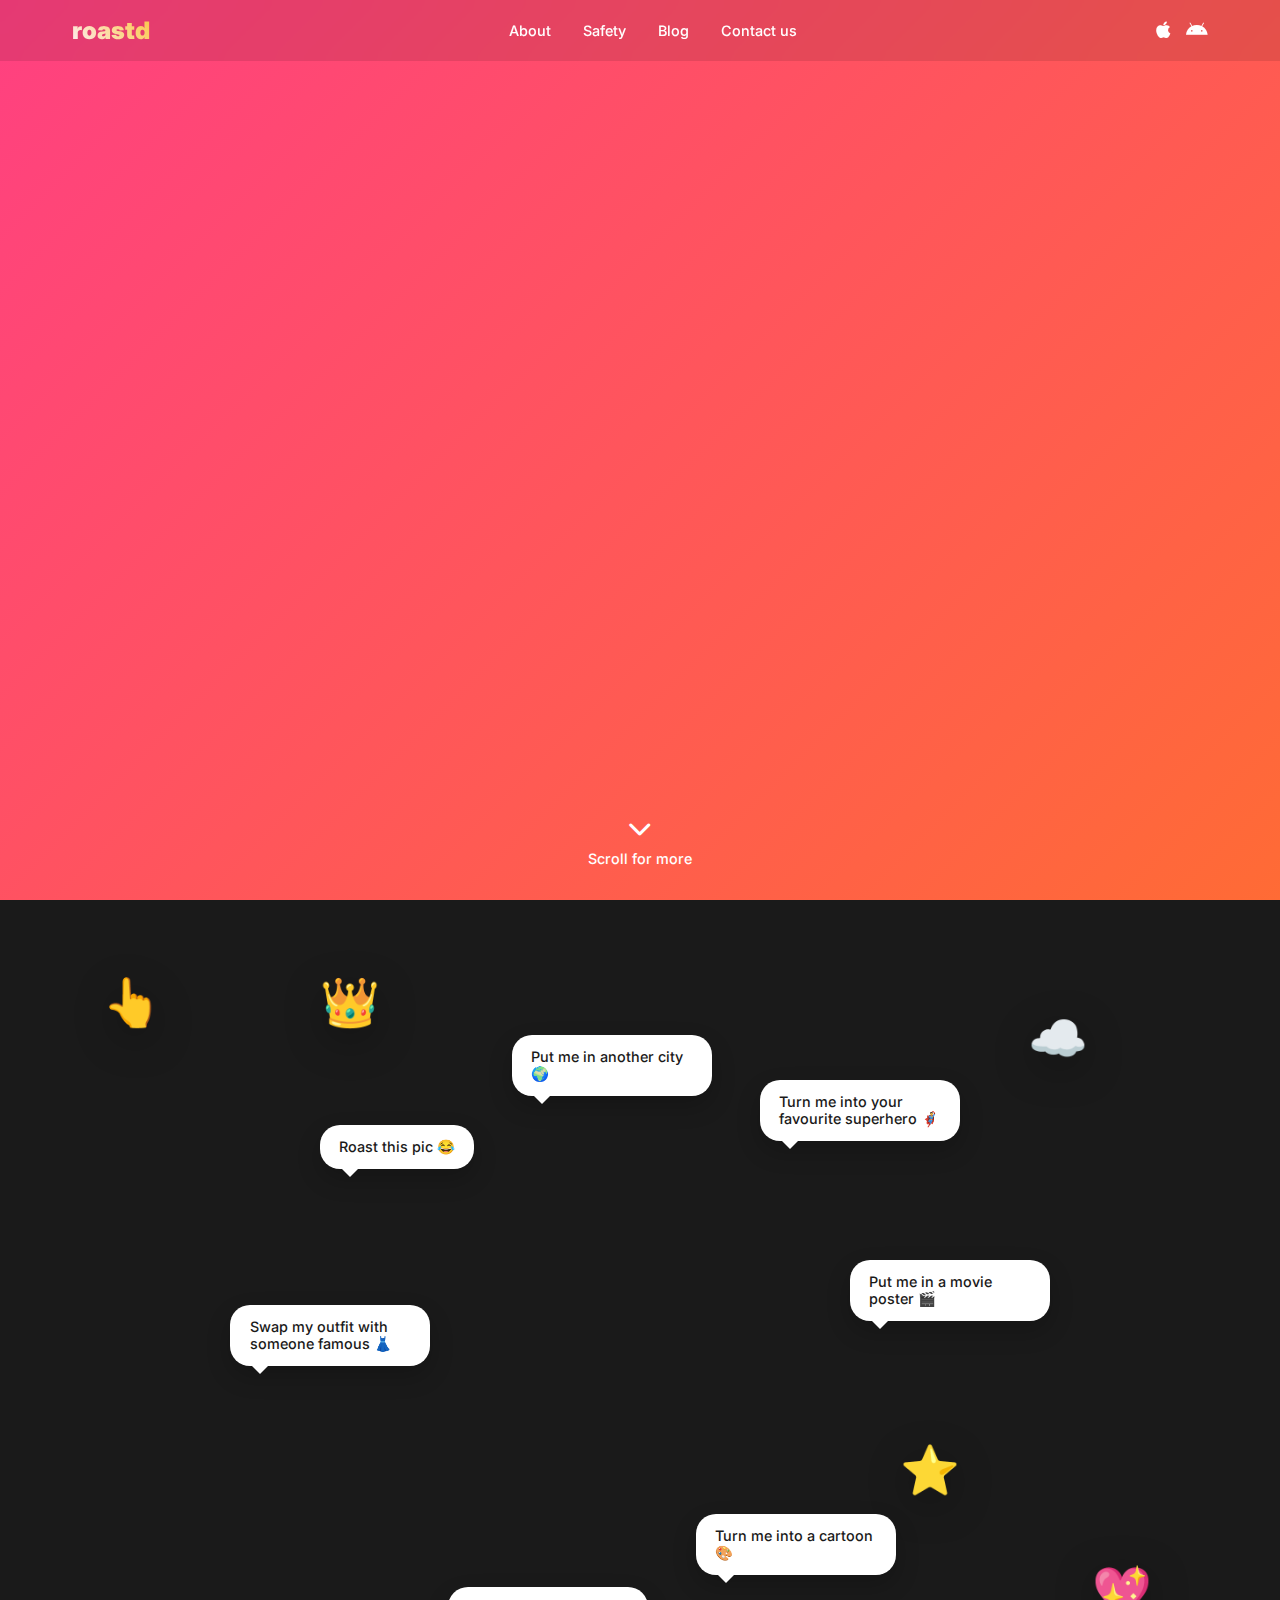
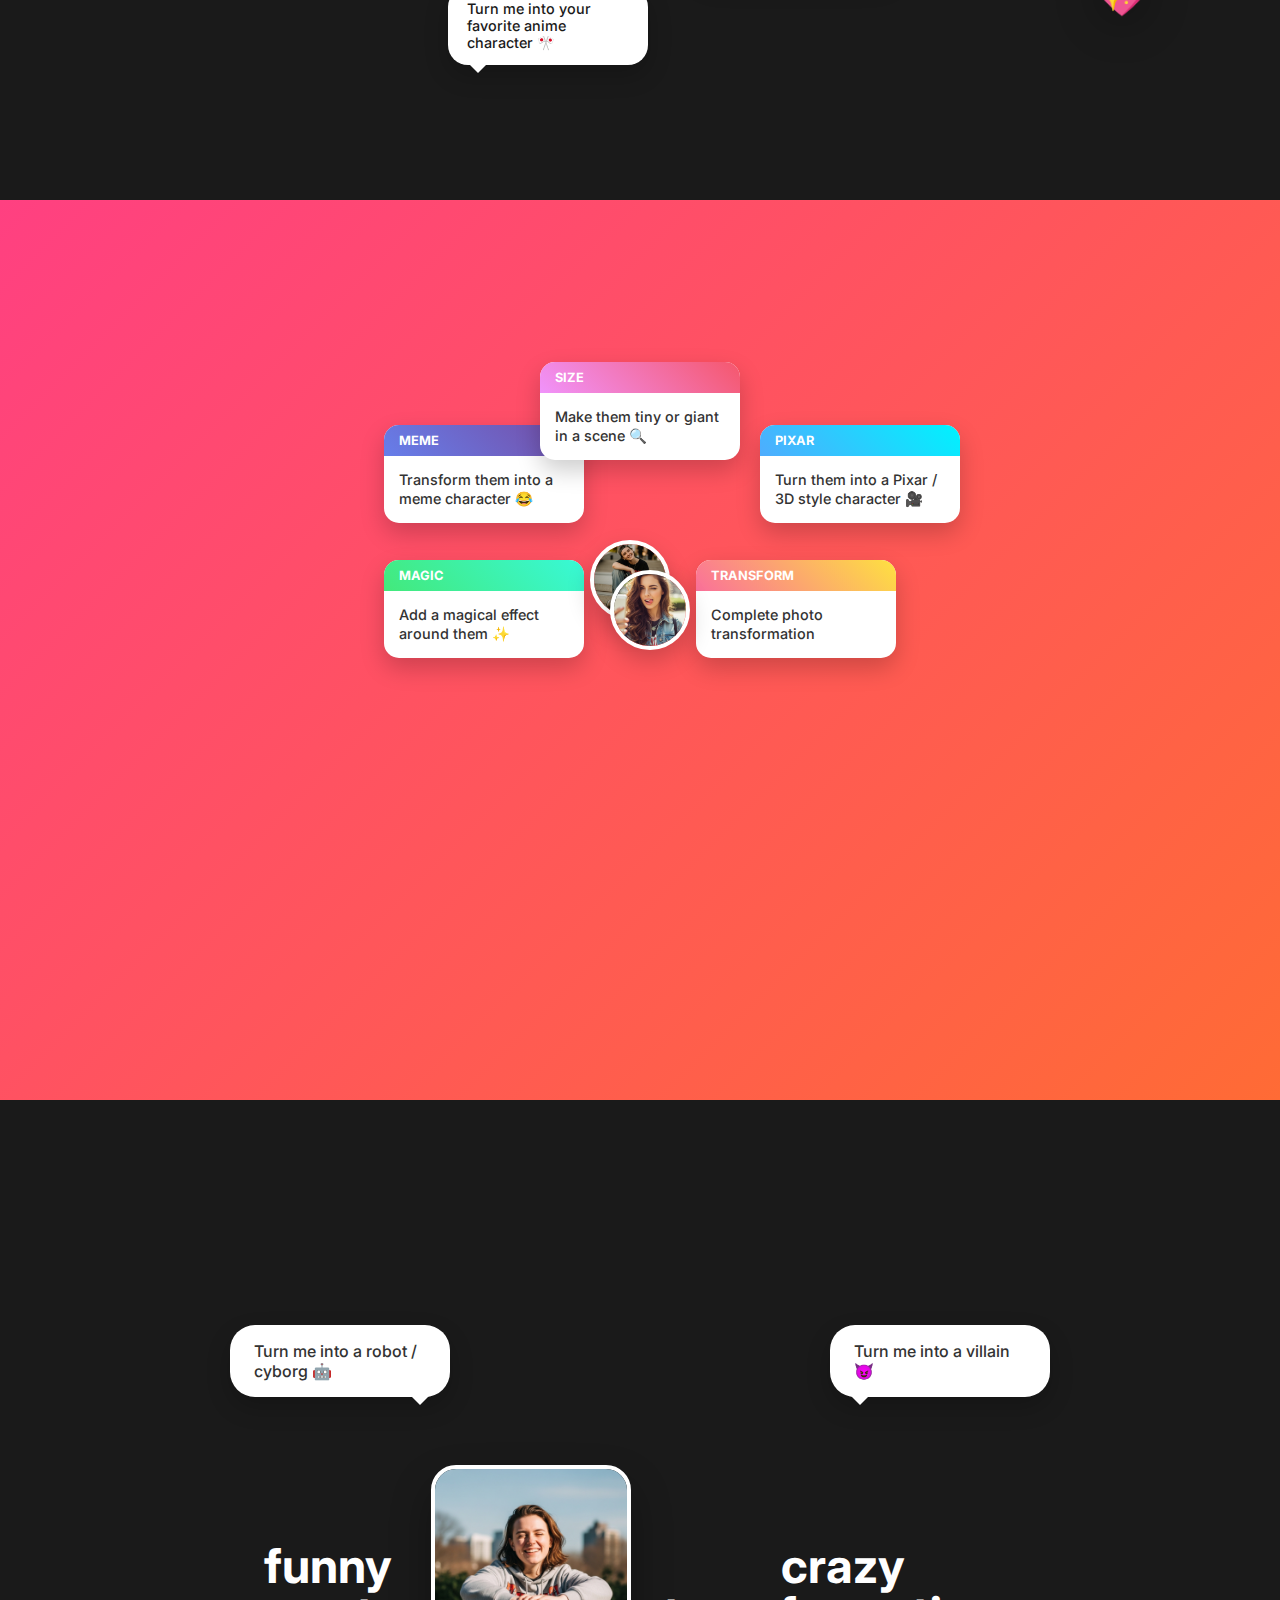
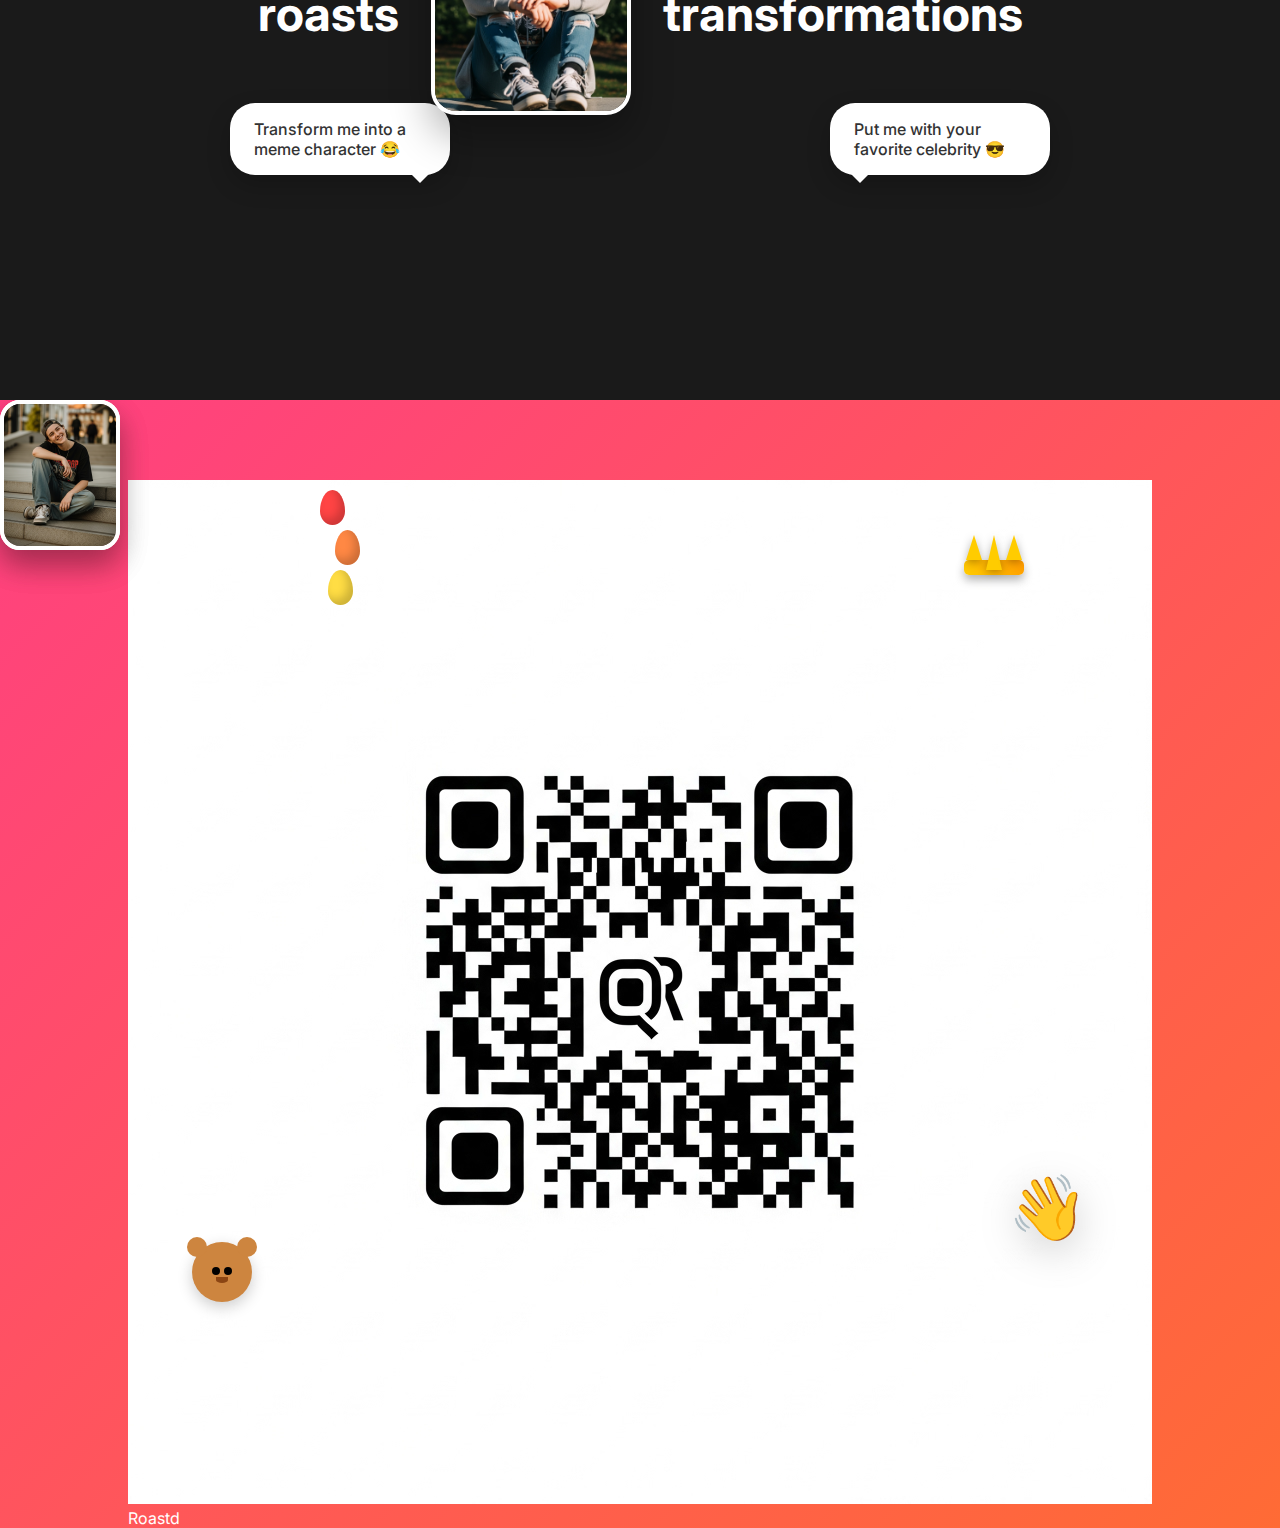
<file: index.html>
<!DOCTYPE html>
<html lang="en">
<head>
    <meta charset="UTF-8">
    <meta name="viewport" content="width=device-width, initial-scale=1.0">
    <title>Roastd - Real friends, real fun</title>
    <link rel="stylesheet" href="styles.css">
    <link href="https://fonts.googleapis.com/css2?family=Inter:wght@400;500;600;700;800;900&display=swap" rel="stylesheet">
    <link rel="stylesheet" href="https://cdnjs.cloudflare.com/ajax/libs/font-awesome/6.4.0/css/all.min.css">
</head>
<body>
    <!-- Navigation -->
    <nav class="navbar">
        <div class="nav-container">
            <div class="nav-brand">
                <span class="brand-text">Roastd</span>
            </div>
            <div class="nav-menu">
                <a href="#about" class="nav-link">About</a>
                <a href="#safety" class="nav-link">Safety</a>
                <a href="#blog" class="nav-link">Blog</a>
                <a href="#contact" class="nav-link">Contact us</a>
            </div>
            <div class="nav-icons">
                <i class="fab fa-apple"></i>
                <i class="fab fa-android"></i>
            </div>
        </div>
    </nav>

    <!-- Main Container for Horizontal Sections -->
    <div class="sections-container">
        <!-- Section 1 - Hero Section -->
        <section class="section section-1" id="section-1">
            <div class="hero-content">
                <div class="hero-text">
                    <h1 class="main-heading">
                        <span class="heading-line">real</span>
                        <span class="heading-line">friends</span>
                        <span class="heading-line">real fun</span>
                    </h1>
                    <button class="cta-button">
                        <span>Download the app!</span>
                        <div class="button-glow"></div>
                    </button>
                </div>
            </div>

            <!-- Floating Elements -->
            <div class="floating-elements">
                <!-- Hand Wave Emoji -->
                <div class="floating-element hand-wave">
                    <span class="emoji">👋</span>
                </div>

                <!-- Photo Frame 1 - Left Side -->
                <div class="floating-element photo-frame frame-1">
                    <img src="attached_assets/generated_images/casual_young_person_streetwear_f84f293e.png" alt="Young person in casual streetwear" class="photo-img">
                </div>

                <!-- Photo Frame 2 - Right Side -->
                <div class="floating-element photo-frame frame-2">
                    <img src="attached_assets/generated_images/young_woman_selfie_style_ccea203d.png" alt="Young woman taking selfie" class="photo-img">
                </div>

                <!-- Bubble Tea -->
                <div class="floating-element bubble-tea">
                    <div class="cup">
                        <div class="straw"></div>
                        <div class="liquid"></div>
                        <div class="bubbles">
                            <span></span>
                            <span></span>
                            <span></span>
                        </div>
                    </div>
                </div>

                <!-- Balloon -->
                <div class="floating-element balloon">
                    <div class="balloon-body"></div>
                    <div class="balloon-string"></div>
                </div>

                <!-- Decorative Shapes -->
                <div class="floating-element shape-circle"></div>
                <div class="floating-element shape-star">
                    <i class="fas fa-star"></i>
                </div>
            </div>

            <!-- Scroll Indicator -->
            <div class="scroll-indicator">
                <i class="fas fa-chevron-down"></i>
                <span>Scroll for more</span>
            </div>
        </section>

        <!-- Section 2 - Roast & Dare Games -->
        <section class="section section-2" id="section-2">
            <div class="games-content">
                <div class="main-title">
                    <h2 class="games-heading">
                        <span class="heading-word">play</span>
                        <span class="heading-word highlight">roast & dare</span>
                        <span class="heading-word">games</span>
                    </h2>
                </div>
                
            </div>
            
            <!-- Floating Chat Bubbles -->
            <div class="chat-bubbles">
                <div class="chat-bubble bubble-1">
                    <span>Roast this pic 😂</span>
                </div>
                <div class="chat-bubble bubble-2">
                    <span>Put me in another city 🌍</span>
                </div>
                <div class="chat-bubble bubble-3">
                    <span>Turn me into your favourite superhero 🦸‍♂️</span>
                </div>
                <div class="chat-bubble bubble-4">
                    <span>Put me in a movie poster 🎬</span>
                </div>
                <div class="chat-bubble bubble-5">
                    <span>Turn me into a cartoon 🎨</span>
                </div>
                <div class="chat-bubble bubble-6">
                    <span>Turn me into your favorite anime character 🎌</span>
                </div>
                <div class="chat-bubble bubble-7">
                    <span>Swap my outfit with someone famous 👗</span>
                </div>
            </div>
            
            <!-- Floating Decorative Elements -->
            <div class="section2-floating">
                <div class="floating-emoji crown">👑</div>
                <div class="floating-emoji cloud">☁️</div>
                <div class="floating-emoji heart">💖</div>
                <div class="floating-emoji star-emoji">⭐</div>
                <div class="floating-emoji cursor">👆</div>
            </div>
        </section>
        
        <!-- Section 3 - Flood Your Inbox -->
        <section class="section section-3" id="section-3">
            <div class="inbox-content">
                <div class="main-title">
                    <h2 class="inbox-heading">
                        <span class="heading-word">flood your</span>
                        <span class="heading-word">inbox</span>
                    </h2>
                </div>
            </div>
            
            <!-- Floating Message Cards -->
            <div class="message-cards">
                <div class="message-card card-1">
                    <div class="card-header meme">MEME</div>
                    <div class="card-content">Transform them into a meme character 😂</div>
                </div>
                
                <div class="message-card card-2">
                    <div class="card-header size">SIZE</div>
                    <div class="card-content">Make them tiny or giant in a scene 🔍</div>
                </div>
                
                <div class="message-card card-3">
                    <div class="card-header pixar">PIXAR</div>
                    <div class="card-content">Turn them into a Pixar / 3D style character 🎥</div>
                </div>
                
                <div class="message-card card-4">
                    <div class="card-header magic">MAGIC</div>
                    <div class="card-content">Add a magical effect around them ✨</div>
                </div>
                
                <div class="message-card card-5">
                    <div class="card-header transform">TRANSFORM</div>
                    <div class="card-content">Complete photo transformation</div>
                </div>
            </div>
            
            <!-- Central Profile Pictures -->
            <div class="profile-pics">
                <div class="profile-pic pic-1">
                    <img src="attached_assets/generated_images/casual_young_person_streetwear_f84f293e.png" alt="Profile 1" class="profile-img">
                </div>
                <div class="profile-pic pic-2">
                    <img src="attached_assets/generated_images/young_woman_selfie_style_ccea203d.png" alt="Profile 2" class="profile-img">
                </div>
            </div>
            
        </section>
        
        <!-- Section 4 - Get to Know Your Friends -->
        <section class="section section-4" id="section-4">
            <div class="friends-content">
                <!-- Left side heading -->
                <div class="left-heading">
                    <h3 class="side-title">
                        <span class="title-line">Funny</span>
                        <span class="title-line">Roasts</span>
                    </h3>
                </div>
                
                <!-- Central content -->
                <div class="central-content">
                    <!-- Central static picture -->
                    <div class="central-picture">
                        <img src="attached_assets/generated_images/casual_young_person_outdoors_a7b1a408.png" alt="Person" class="center-img">
                    </div>
                </div>
                
                <!-- Right side heading -->
                <div class="right-heading">
                    <h3 class="side-title">
                        <span class="title-line">Crazy</span>
                        <span class="title-line">Transformations</span>
                    </h3>
                </div>
            </div>
            
            <!-- Chat Bubbles -->
            <div class="friends-bubbles">
                <!-- Left side bubbles -->
                <div class="bubble-left bubble-l1">
                    <span>Turn me into a robot / cyborg 🤖</span>
                </div>
                <div class="bubble-left bubble-l2">
                    <span>Transform me into a meme character 😂</span>
                </div>
                
                <!-- Right side bubbles -->
                <div class="bubble-right bubble-r1">
                    <span>Turn me into a villain 😈</span>
                </div>
                <div class="bubble-right bubble-r2">
                    <span>Put me with your favorite celebrity 😎</span>
                </div>
            </div>
        </section>
        
        <!-- Section 5 - Join the Fun -->
        <section class="section section-5" id="section-5">
            <div class="join-content">
                <h2 class="join-heading">
                    <span class="join-line">join</span>
                    <span class="join-line">the fun</span>
                </h2>
            </div>
            
            <!-- Central QR Code -->
            <div class="qr-code">
                <div class="qr-container">
                    <img src="attached_assets/generated_images/simple_QR_code_design_2ccafad0.png" alt="QR Code" class="qr-img">
                    <div class="qr-logo">Roastd</div>
                </div>
            </div>
            
            <!-- Floating Elements -->
            <div class="join-floating">
                <!-- Profile Pictures -->
                <div class="floating-profile profile-tl">
                    <img src="attached_assets/generated_images/young_woman_selfie_style_ccea203d.png" alt="Profile" class="profile-float-img">
                </div>
                <div class="floating-profile profile-tr">
                    <img src="attached_assets/generated_images/casual_young_person_streetwear_f84f293e.png" alt="Profile" class="profile-float-img">
                </div>
                
                <!-- Decorative Elements -->
                <div class="floating-decoration gummy-bears">
                    <div class="gummy-cluster">
                        <div class="gummy red"></div>
                        <div class="gummy orange"></div>
                        <div class="gummy yellow"></div>
                    </div>
                </div>
                
                <div class="floating-decoration crown-decoration">
                    <div class="crown-3d">
                        <div class="crown-base"></div>
                        <div class="crown-points">
                            <div class="point"></div>
                            <div class="point"></div>
                            <div class="point"></div>
                        </div>
                    </div>
                </div>
                
                <div class="floating-decoration monkey-face">
                    <div class="monkey">
                        <div class="monkey-head"></div>
                        <div class="monkey-ears">
                            <div class="ear left"></div>
                            <div class="ear right"></div>
                        </div>
                        <div class="monkey-features">
                            <div class="eye left-eye"></div>
                            <div class="eye right-eye"></div>
                            <div class="mouth"></div>
                        </div>
                    </div>
                </div>
                
                <div class="floating-decoration wave-hand">
                    <div class="hand-wave">👋</div>
                </div>
            </div>
        </section>
    </div>

    <script src="script.js"></script>
</body>
</html>
</file>
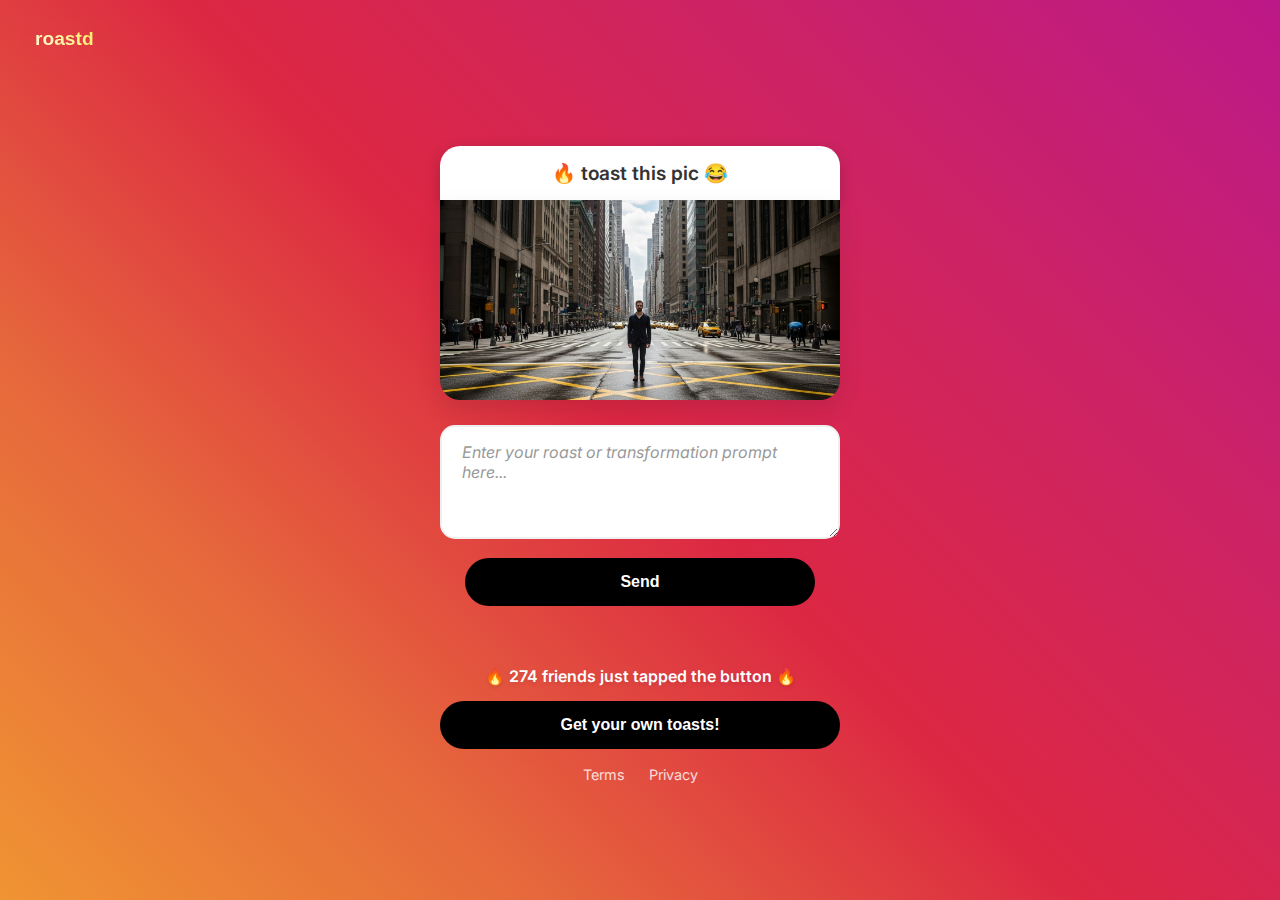
<file: unique-pic-id/index.html>
<!DOCTYPE html>
<html lang="en">
<head>
    <meta charset="UTF-8">
    <meta name="viewport" content="width=device-width, initial-scale=1.0">
    <title>Toast This Pic - Roastd</title>
    <link href="https://fonts.googleapis.com/css2?family=Inter:wght@400;500;600;700;800;900&display=swap" rel="stylesheet">
    <link rel="stylesheet" href="https://cdnjs.cloudflare.com/ajax/libs/font-awesome/6.4.0/css/all.min.css">
    <style>
        * {
            margin: 0;
            padding: 0;
            box-sizing: border-box;
        }

        body {
            font-family: 'Inter', sans-serif;
            background: linear-gradient(45deg, #f09433 0%,#e6683c 25%,#dc2743 50%,#cc2366 75%,#bc1888 100%);
            min-height: 100vh;
            display: flex;
            align-items: center;
            justify-content: center;
            padding: 20px;
        }

        .container {
            max-width: 400px;
            width: 100%;
            text-align: center;
        }

        .main-card {
            background: transparent;
            border-radius: 25px;
            padding: 30px 25px;
            margin-bottom: 30px;
            position: relative;
        }

        .profile-section {
            display: none;
        }

        .profile-avatar {
            width: 50px;
            height: 50px;
            border-radius: 50%;
            background: #f0f0f0;
            display: flex;
            align-items: center;
            justify-content: center;
            font-size: 1.5rem;
            color: #666;
        }

        .profile-info h3 {
            font-size: 1.1rem;
            font-weight: 700;
            color: #333;
            text-align: left;
        }

        .toast-heading {
            font-size: 1.2rem;
            font-weight: 600;
            color: #333;
            background: white;
            padding: 15px 20px;
            border-radius: 20px 20px 0 0;
            display: block;
            margin: 0 -25px 0 -25px;
            width: calc(100% + 50px);
            box-shadow: 0 5px 15px rgba(0, 0, 0, 0.2);
            text-align: center;
        }

        .person-image {
            width: calc(100% + 50px);
            height: 200px;
            border-radius: 0 0 20px 20px;
            overflow: hidden;
            margin: 0 -25px 25px -25px;
            box-shadow: 0 10px 25px rgba(0, 0, 0, 0.1);
            position: relative;
        }

        .person-image img {
            width: 100%;
            height: 100%;
            object-fit: cover;
        }

        .input-section {
            margin-top: 20px;
            display: block;
        }

        .prompt-input {
            width: calc(100% + 50px);
            margin: 0 -25px;
            padding: 15px 20px;
            border: 2px solid #f0f0f0;
            border-radius: 15px;
            font-size: 1rem;
            font-family: 'Inter', sans-serif;
            outline: none;
            transition: all 0.3s ease;
            resize: vertical;
            min-height: 80px;
            box-sizing: border-box;
        }

        .prompt-input:focus {
            border-color: #ff4081;
            box-shadow: 0 0 0 3px rgba(255, 64, 129, 0.1);
        }

        .prompt-input::placeholder {
            color: #999;
            font-style: italic;
        }

        .submit-btn {
            width: 100%;
            background: #000;
            color: white;
            border: none;
            padding: 15px 30px;
            border-radius: 25px;
            font-size: 1rem;
            font-weight: 600;
            cursor: pointer;
            margin-top: 15px;
            transition: all 0.3s ease;
        }

        .submit-btn:hover {
            transform: translateY(-2px);
            box-shadow: 0 10px 25px rgba(0, 0, 0, 0.3);
        }

        .stats-text {
            color: white;
            font-size: 1rem;
            font-weight: 600;
            margin-bottom: 15px;
            text-shadow: 0 2px 4px rgba(0, 0, 0, 0.1);
        }

        .get-messages-btn {
            background: #000;
            color: white;
            border: none;
            padding: 15px 30px;
            border-radius: 25px;
            font-size: 1rem;
            font-weight: 600;
            cursor: pointer;
            transition: all 0.3s ease;
            width: 100%;
        }

        .get-messages-btn:hover {
            transform: translateY(-2px);
            box-shadow: 0 10px 25px rgba(0, 0, 0, 0.3);
        }

        .footer-links {
            text-align: center;
            margin-top: 15px;
        }

        .footer-links a {
            color: white;
            text-decoration: none;
            font-size: 0.9rem;
            margin: 0 10px;
            opacity: 0.8;
        }

        .logo-btn {
            position: absolute;
            top: 20px;
            left: 20px;
            background: rgba(255, 255, 255, 0.2);
            border: none;
            border-radius: 15px;
            padding: 8px 15px;
            cursor: pointer;
            display: flex;
            align-items: center;
            justify-content: center;
            backdrop-filter: blur(10px);
            transition: all 0.3s ease;
            font-size: 1.2rem;
            font-weight: 900;
            text-transform: lowercase;
            background: linear-gradient(45deg, #fff, #ffeb3b);
            -webkit-background-clip: text;
            -webkit-text-fill-color: transparent;
            background-clip: text;
        }

        .logo-btn:hover {
            background: rgba(255, 255, 255, 0.3);
            transform: translateY(-2px);
        }

        @media (max-width: 480px) {
            .container {
                padding: 10px;
            }
            
            .main-card {
                padding: 25px 20px;
            }
        }
    </style>
</head>
<body>
    <button class="logo-btn" onclick="window.location.href='/'">
        Roastd
    </button>

    <div class="container">
        <div class="main-card">
            <div class="profile-section">
                <div class="profile-avatar">
                    👤
                </div>
                <div class="profile-info">
                    <h3>@user</h3>
                </div>
            </div>

            <div class="toast-heading">
                🔥 toast this pic 😂
            </div>
            
            <div class="person-image">
                <img src="../attached_assets/generated_images/Person_standing_in_street_1394fc03.png" alt="Person to toast" />
            </div>

            <div class="input-section">
                <textarea 
                    class="prompt-input" 
                    placeholder="Enter your roast or transformation prompt here..."
                    rows="4"
                ></textarea>
                <button class="submit-btn">
                    Send
                </button>
            </div>
        </div>

        <div class="stats-text">
            🔥 <span id="counter">274</span> friends just tapped the button 🔥
        </div>

        <button class="get-messages-btn">
            Get your own toasts!
        </button>

        <div class="footer-links">
            <a href="#">Terms</a>
            <a href="#">Privacy</a>
        </div>
    </div>

    <script>
        // Add some interactivity
        document.querySelector('.submit-btn').addEventListener('click', function() {
            const input = document.querySelector('.prompt-input');
            if (input.value.trim()) {
                alert('Toast submitted! 🔥');
                input.value = '';
            } else {
                alert('Please enter a toast prompt first!');
            }
        });

        document.querySelector('.get-messages-btn').addEventListener('click', function() {
            window.location.href = '/';
        });

        // Remove floating animation - keep image stable
        const personImage = document.querySelector('.person-image');

        // Counter animation
        let counter = 274;
        const counterElement = document.getElementById('counter');
        
        setInterval(() => {
            const increment = Math.random() > 0.5 ? 1 : 2;
            counter += increment;
            counterElement.textContent = counter;
        }, Math.random() * 3000 + 2000); // Random interval between 2-5 seconds
    </script>
</body>
</html>
</file>
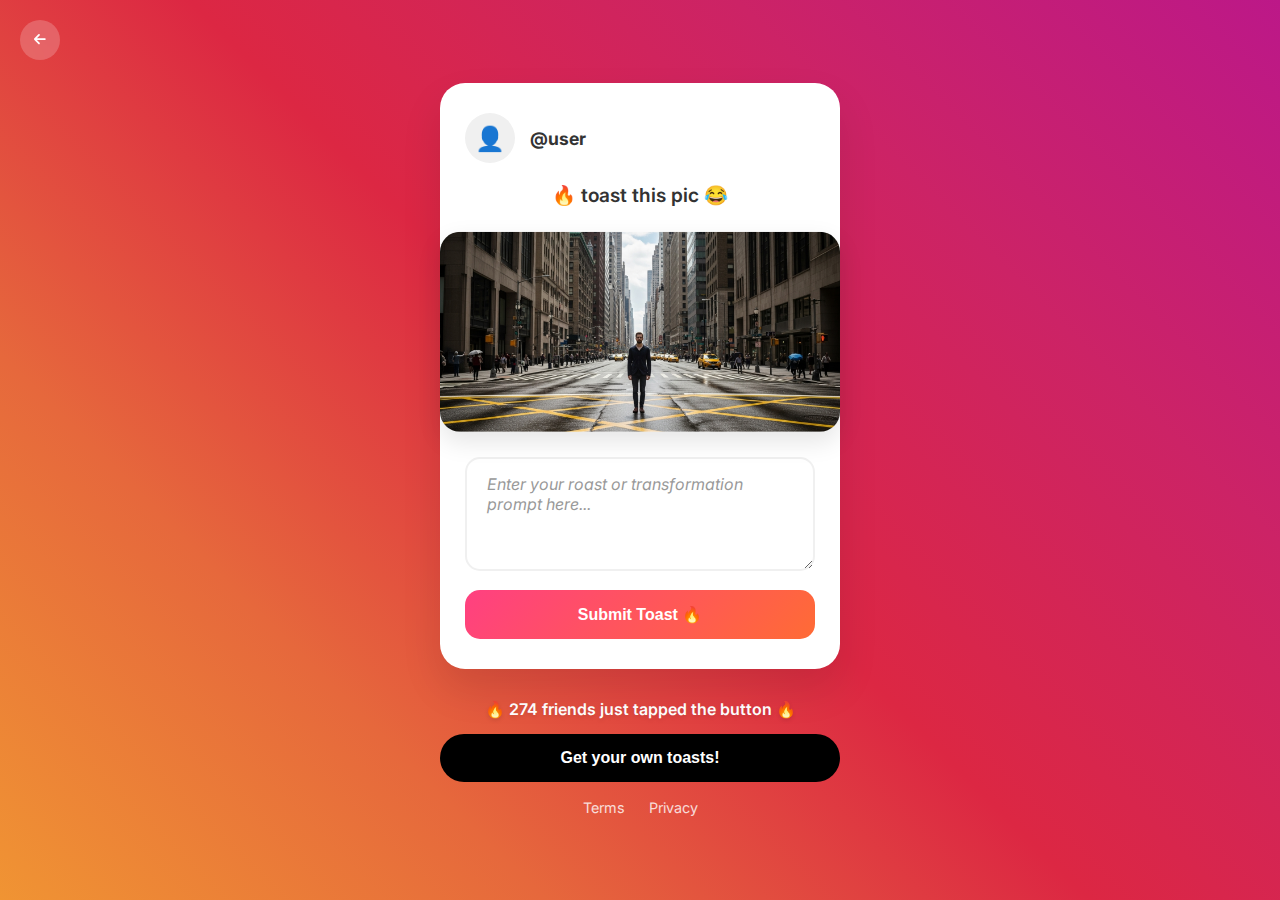
<file: mainwebsite/unique-pic-id/index.html>
<!DOCTYPE html>
<html lang="en">
<head>
    <meta charset="UTF-8">
    <meta name="viewport" content="width=device-width, initial-scale=1.0">
    <title>Toast This Pic - Roastd</title>
    <link href="https://fonts.googleapis.com/css2?family=Inter:wght@400;500;600;700;800;900&display=swap" rel="stylesheet">
    <link rel="stylesheet" href="https://cdnjs.cloudflare.com/ajax/libs/font-awesome/6.4.0/css/all.min.css">
    <style>
        * {
            margin: 0;
            padding: 0;
            box-sizing: border-box;
        }

        body {
            font-family: 'Inter', sans-serif;
            background: linear-gradient(45deg, #f09433 0%,#e6683c 25%,#dc2743 50%,#cc2366 75%,#bc1888 100%);
            min-height: 100vh;
            display: flex;
            align-items: center;
            justify-content: center;
            padding: 20px;
        }

        .container {
            max-width: 400px;
            width: 100%;
            text-align: center;
        }

        .main-card {
            background: white;
            border-radius: 25px;
            padding: 30px 25px;
            margin-bottom: 30px;
            box-shadow: 0 20px 40px rgba(0, 0, 0, 0.1);
            position: relative;
        }

        .profile-section {
            display: flex;
            align-items: center;
            gap: 15px;
            margin-bottom: 20px;
        }

        .profile-avatar {
            width: 50px;
            height: 50px;
            border-radius: 50%;
            background: #f0f0f0;
            display: flex;
            align-items: center;
            justify-content: center;
            font-size: 1.5rem;
            color: #666;
        }

        .profile-info h3 {
            font-size: 1.1rem;
            font-weight: 700;
            color: #333;
            text-align: left;
        }

        .toast-heading {
            font-size: 1.2rem;
            font-weight: 600;
            color: #333;
            margin-bottom: 25px;
        }

        .person-image {
            width: calc(100% + 50px);
            height: 200px;
            border-radius: 20px;
            overflow: hidden;
            margin: 0 -25px 25px -25px;
            box-shadow: 0 10px 25px rgba(0, 0, 0, 0.1);
        }

        .person-image img {
            width: 100%;
            height: 100%;
            object-fit: cover;
        }

        .input-section {
            margin-top: 20px;
        }

        .prompt-input {
            width: 100%;
            padding: 15px 20px;
            border: 2px solid #f0f0f0;
            border-radius: 15px;
            font-size: 1rem;
            font-family: 'Inter', sans-serif;
            outline: none;
            transition: all 0.3s ease;
            resize: vertical;
            min-height: 80px;
        }

        .prompt-input:focus {
            border-color: #ff4081;
            box-shadow: 0 0 0 3px rgba(255, 64, 129, 0.1);
        }

        .prompt-input::placeholder {
            color: #999;
            font-style: italic;
        }

        .submit-btn {
            width: 100%;
            background: linear-gradient(135deg, #ff4081 0%, #ff6b35 100%);
            color: white;
            border: none;
            padding: 15px 20px;
            border-radius: 15px;
            font-size: 1rem;
            font-weight: 600;
            cursor: pointer;
            margin-top: 15px;
            transition: all 0.3s ease;
        }

        .submit-btn:hover {
            transform: translateY(-2px);
            box-shadow: 0 10px 25px rgba(255, 64, 129, 0.3);
        }

        .stats-text {
            color: white;
            font-size: 1rem;
            font-weight: 600;
            margin-bottom: 15px;
            text-shadow: 0 2px 4px rgba(0, 0, 0, 0.1);
        }

        .get-messages-btn {
            background: #000;
            color: white;
            border: none;
            padding: 15px 30px;
            border-radius: 25px;
            font-size: 1rem;
            font-weight: 600;
            cursor: pointer;
            transition: all 0.3s ease;
            width: 100%;
        }

        .get-messages-btn:hover {
            transform: translateY(-2px);
            box-shadow: 0 10px 25px rgba(0, 0, 0, 0.3);
        }

        .footer-links {
            text-align: center;
            margin-top: 15px;
        }

        .footer-links a {
            color: white;
            text-decoration: none;
            font-size: 0.9rem;
            margin: 0 10px;
            opacity: 0.8;
        }

        .back-btn {
            position: absolute;
            top: 20px;
            left: 20px;
            background: rgba(255, 255, 255, 0.2);
            border: none;
            border-radius: 50%;
            width: 40px;
            height: 40px;
            color: white;
            cursor: pointer;
            display: flex;
            align-items: center;
            justify-content: center;
            backdrop-filter: blur(10px);
            transition: all 0.3s ease;
        }

        .back-btn:hover {
            background: rgba(255, 255, 255, 0.3);
            transform: translateY(-2px);
        }

        @media (max-width: 480px) {
            .container {
                padding: 10px;
            }
            
            .main-card {
                padding: 25px 20px;
            }
        }
    </style>
</head>
<body>
    <button class="back-btn" onclick="window.history.back()">
        <i class="fas fa-arrow-left"></i>
    </button>

    <div class="container">
        <div class="main-card">
            <div class="profile-section">
                <div class="profile-avatar">
                    👤
                </div>
                <div class="profile-info">
                    <h3>@user</h3>
                </div>
            </div>

            <div class="toast-heading">
                🔥 toast this pic 😂
            </div>

            <div class="person-image">
                <img src="../../attached_assets/generated_images/Person_standing_in_street_1394fc03.png" alt="Person to toast" />
            </div>

            <div class="input-section">
                <textarea 
                    class="prompt-input" 
                    placeholder="Enter your roast or transformation prompt here..."
                    rows="4"
                ></textarea>
                <button class="submit-btn">
                    Submit Toast 🔥
                </button>
            </div>
        </div>

        <div class="stats-text">
            🔥 <span id="counter">274</span> friends just tapped the button 🔥
        </div>

        <button class="get-messages-btn">
            Get your own toasts!
        </button>

        <div class="footer-links">
            <a href="#">Terms</a>
            <a href="#">Privacy</a>
        </div>
    </div>

    <script>
        // Add some interactivity
        document.querySelector('.submit-btn').addEventListener('click', function() {
            const input = document.querySelector('.prompt-input');
            if (input.value.trim()) {
                alert('Toast submitted! 🔥');
                input.value = '';
            } else {
                alert('Please enter a toast prompt first!');
            }
        });

        document.querySelector('.get-messages-btn').addEventListener('click', function() {
            window.location.href = '/';
        });

        // Add some floating animation to the image
        const personImage = document.querySelector('.person-image');
        let floatDirection = 1;
        
        setInterval(() => {
            personImage.style.transform = `translateY(${Math.sin(Date.now() * 0.001) * 3}px)`;
        }, 16);

        // Counter animation
        let counter = 274;
        const counterElement = document.getElementById('counter');
        
        setInterval(() => {
            const increment = Math.random() > 0.5 ? 1 : 2;
            counter += increment;
            counterElement.textContent = counter;
        }, Math.random() * 3000 + 2000); // Random interval between 2-5 seconds
    </script>
</body>
</html>
</file>
<file: styles.css>
/* Reset and Base Styles */
* {
    margin: 0;
    padding: 0;
    box-sizing: border-box;
}

body {
    font-family: 'Inter', sans-serif;
    overflow-x: hidden;
    overflow-y: auto;
    background: linear-gradient(135deg, #ff4081 0%, #ff6b35 100%);
    min-height: 100vh;
    position: relative;
}

/* Navigation Styles */
.navbar {
    position: fixed;
    top: 0;
    left: 0;
    right: 0;
    z-index: 1000;
    background: rgba(0, 0, 0, 0.1);
    backdrop-filter: blur(10px);
    padding: 1rem 0;
    transition: all 0.3s ease;
}

.nav-container {
    max-width: 1200px;
    margin: 0 auto;
    display: flex;
    justify-content: space-between;
    align-items: center;
    padding: 0 2rem;
}

.brand-text {
    font-size: 1.5rem;
    font-weight: 900;
    color: white;
    text-transform: lowercase;
    background: linear-gradient(45deg, rgba(255, 255, 255, 0.9), rgba(255, 235, 59, 0.8));
    -webkit-background-clip: text;
    -webkit-text-fill-color: transparent;
    background-clip: text;
}

.nav-menu {
    display: flex;
    gap: 2rem;
}

.nav-link {
    color: white;
    text-decoration: none;
    font-weight: 500;
    font-size: 0.9rem;
    transition: all 0.3s ease;
    position: relative;
}

.nav-link:hover {
    color: #ffeb3b;
    transform: translateY(-2px);
}

.nav-link:after {
    content: '';
    position: absolute;
    bottom: -5px;
    left: 0;
    width: 0;
    height: 2px;
    background: #ffeb3b;
    transition: width 0.3s ease;
}

.nav-link:hover:after {
    width: 100%;
}

.nav-icons {
    display: flex;
    gap: 1rem;
}

.nav-icons i {
    color: white;
    font-size: 1.2rem;
    cursor: pointer;
    transition: all 0.3s ease;
}

.nav-icons i:hover {
    color: #ffeb3b;
    transform: scale(1.2);
}

/* Sections Container */
.sections-container {
    width: 100vw;
}

.section {
    width: 100vw;
    min-height: 100vh;
    position: relative;
    display: flex;
    align-items: center;
    justify-content: center;
    padding-top: 80px;
}

/* Section 1 - Hero */
.section-1 {
    background: linear-gradient(135deg, #ff4081 0%, #ff6b35 100%);
}

.hero-content {
    text-align: center;
    z-index: 10;
    position: relative;
}

.main-heading {
    font-size: clamp(3rem, 8vw, 8rem);
    font-weight: 900;
    color: white;
    line-height: 0.9;
    margin-bottom: 3rem;
    text-transform: lowercase;
}

.heading-line {
    display: block;
    animation: slideInUp 1s ease-out forwards;
    opacity: 0;
    transform: translateY(100px);
}

.heading-line:nth-child(1) {
    animation-delay: 0.2s;
}

.heading-line:nth-child(2) {
    animation-delay: 0.4s;
}

.heading-line:nth-child(3) {
    animation-delay: 0.6s;
}

/* CTA Button */
.cta-button {
    background: white;
    color: #ff4081;
    border: none;
    padding: 1rem 2.5rem;
    border-radius: 50px;
    font-size: 1.1rem;
    font-weight: 700;
    cursor: pointer;
    position: relative;
    overflow: hidden;
    transition: all 0.3s ease;
    animation: slideInUp 1s ease-out 0.8s forwards;
    opacity: 0;
    transform: translateY(100px);
}

.cta-button:hover {
    transform: translateY(-5px);
    box-shadow: 0 20px 40px rgba(0, 0, 0, 0.2);
}

.button-glow {
    position: absolute;
    top: 0;
    left: -100%;
    width: 100%;
    height: 100%;
    background: linear-gradient(90deg, transparent, rgba(255, 255, 255, 0.4), transparent);
    transition: left 0.5s ease;
}

.cta-button:hover .button-glow {
    left: 100%;
}

/* Download Buttons */
.download-buttons {
    display: flex;
    gap: 1rem;
    justify-content: center;
    animation: slideInUp 1s ease-out 0.8s forwards;
    opacity: 0;
    transform: translateY(100px);
}

.download-btn {
    color: white;
    border: none;
    padding: 0.8rem 1.5rem;
    border-radius: 12px;
    font-weight: 600;
    cursor: pointer;
    position: relative;
    overflow: hidden;
    transition: all 0.3s ease;
    display: flex;
    align-items: center;
    gap: 0.8rem;
    min-width: 180px;
    justify-content: flex-start;
    border: 1px solid rgba(255, 255, 255, 0.1);
}

.ios-btn {
    background: #000000;
    box-shadow: 0 8px 25px rgba(0, 0, 0, 0.3);
}

.ios-btn:hover {
    transform: translateY(-3px) scale(1.02);
    box-shadow: 0 12px 35px rgba(0, 0, 0, 0.4);
    background: #1a1a1a;
}

.android-btn {
    background: #000000;
    box-shadow: 0 8px 25px rgba(0, 0, 0, 0.3);
}

.android-btn:hover {
    transform: translateY(-3px) scale(1.02);
    box-shadow: 0 12px 35px rgba(0, 0, 0, 0.4);
    background: #1a1a1a;
}

.download-btn i {
    font-size: 1.8rem;
    flex-shrink: 0;
}

.btn-text {
    display: flex;
    flex-direction: column;
    align-items: flex-start;
    line-height: 1.2;
}

.btn-small {
    font-size: 0.75rem;
    opacity: 0.9;
    font-weight: 400;
    text-transform: uppercase;
    letter-spacing: 0.5px;
}

.btn-large {
    font-size: 1.1rem;
    font-weight: 600;
    margin-top: -2px;
}

@media (max-width: 768px) {
    .download-buttons {
        flex-direction: column;
        gap: 0.8rem;
    }
    
    .download-btn {
        width: 100%;
        max-width: 200px;
        margin: 0 auto;
    }
}

/* Floating Elements */
.floating-elements {
    position: absolute;
    top: 0;
    left: 0;
    width: 100%;
    height: 100%;
    pointer-events: none;
    z-index: 5;
}

.floating-element {
    position: absolute;
    animation: float 6s ease-in-out infinite;
}

.floating-element:nth-child(even) {
    animation-direction: reverse;
}

/* Hand Wave */
.hand-wave {
    top: 15%;
    left: 25%;
    font-size: 4rem;
    animation: wave 2s ease-in-out infinite;
}

.emoji {
    display: block;
    filter: drop-shadow(0 10px 20px rgba(0, 0, 0, 0.2));
}

/* Photo Frames */
.photo-frame {
    width: 140px;
    height: 180px;
    background: white;
    border-radius: 20px;
    box-shadow: 0 20px 40px rgba(0, 0, 0, 0.2);
    padding: 8px;
    overflow: hidden;
}

.frame-1 {
    top: 25%;
    left: 8%;
    transform: rotate(-10deg);
    animation-delay: -1s;
}

.frame-2 {
    top: 20%;
    right: 8%;
    transform: rotate(15deg);
    animation-delay: -3s;
}

.photo-img {
    width: 100%;
    height: 100%;
    object-fit: cover;
    border-radius: 15px;
}

/* Bubble Tea */
.bubble-tea {
    bottom: 15%;
    left: 8%;
    animation-delay: -2s;
}

.cup {
    width: 60px;
    height: 80px;
    background: linear-gradient(45deg, #ff6b35, #ff4081);
    border-radius: 0 0 30px 30px;
    position: relative;
    box-shadow: 0 10px 20px rgba(0, 0, 0, 0.2);
}

.straw {
    position: absolute;
    top: -20px;
    left: 50%;
    transform: translateX(-50%);
    width: 6px;
    height: 40px;
    background: #ffeb3b;
    border-radius: 3px;
}

.liquid {
    position: absolute;
    bottom: 5px;
    left: 5px;
    right: 5px;
    height: 50px;
    background: rgba(255, 255, 255, 0.3);
    border-radius: 0 0 25px 25px;
}

.bubbles {
    position: absolute;
    bottom: 10px;
    left: 50%;
    transform: translateX(-50%);
}

.bubbles span {
    display: inline-block;
    width: 8px;
    height: 8px;
    background: white;
    border-radius: 50%;
    margin: 0 1px;
    animation: bubble 2s ease-in-out infinite;
}

.bubbles span:nth-child(2) {
    animation-delay: 0.3s;
}

.bubbles span:nth-child(3) {
    animation-delay: 0.6s;
}

/* Balloon */
.balloon {
    top: 8%;
    right: 25%;
    animation-delay: -4s;
}

.balloon-body {
    width: 50px;
    height: 70px;
    background: #ffeb3b;
    border-radius: 50% 50% 50% 50% / 60% 60% 40% 40%;
    box-shadow: 0 10px 20px rgba(0, 0, 0, 0.2);
    position: relative;
}

.balloon-body:after {
    content: '';
    position: absolute;
    bottom: -10px;
    left: 50%;
    transform: translateX(-50%);
    width: 0;
    height: 0;
    border-left: 8px solid transparent;
    border-right: 8px solid transparent;
    border-top: 15px solid #ffeb3b;
}

.balloon-string {
    position: absolute;
    top: 70px;
    left: 50%;
    transform: translateX(-50%);
    width: 2px;
    height: 50px;
    background: rgba(0, 0, 0, 0.3);
}

/* Decorative Shapes */
.shape-circle {
    bottom: 20%;
    right: 12%;
    width: 40px;
    height: 40px;
    background: rgba(255, 255, 255, 0.3);
    border-radius: 50%;
    animation-delay: -5s;
}

.shape-star {
    bottom: 20%;
    right: 12%;
    color: #ffeb3b;
    font-size: 2rem;
    animation-delay: -1.5s;
}

/* Scroll Indicator */
.scroll-indicator {
    position: absolute;
    bottom: 2rem;
    left: 50%;
    transform: translateX(-50%);
    color: white;
    text-align: center;
    animation: bounce 2s infinite;
    cursor: pointer;
}

.scroll-indicator i {
    display: block;
    font-size: 1.5rem;
    margin-bottom: 0.5rem;
}

.scroll-indicator span {
    font-size: 0.9rem;
    font-weight: 500;
}

/* Section 2 - Roast & Dare Games */
.section-2 {
    background: #1a1a1a;
    color: white;
    position: relative;
    overflow: hidden;
}

.games-content {
    text-align: center;
    z-index: 10;
    position: relative;
    max-width: 800px;
    margin: 0 auto;
}

.games-heading {
    font-size: clamp(2.5rem, 6vw, 5rem);
    font-weight: 900;
    line-height: 1.1;
    margin-bottom: 3rem;
    text-transform: lowercase;
}

.heading-word {
    display: block;
    animation: slideInUp 1s ease-out forwards;
    opacity: 0;
    transform: translateY(100px);
}

.heading-word:nth-child(1) {
    animation-delay: 0.2s;
}

.heading-word:nth-child(2) {
    animation-delay: 0.4s;
}

.heading-word:nth-child(3) {
    animation-delay: 0.6s;
}

.highlight {
    background: linear-gradient(45deg, #ff4081, #ff6b35);
    -webkit-background-clip: text;
    -webkit-text-fill-color: transparent;
    background-clip: text;
}

.game-options {
    display: flex;
    flex-direction: column;
    gap: 1rem;
    align-items: center;
}

.option-line {
    background: rgba(255, 255, 255, 0.1);
    backdrop-filter: blur(10px);
    padding: 1rem 2rem;
    border-radius: 30px;
    font-size: 1.1rem;
    font-weight: 500;
    border: 1px solid rgba(255, 255, 255, 0.2);
    transition: all 0.3s ease;
    cursor: pointer;
    animation: slideInUp 1s ease-out forwards;
    opacity: 0;
    transform: translateY(50px);
}

.option-line:nth-child(1) { animation-delay: 0.8s; }
.option-line:nth-child(2) { animation-delay: 1.0s; }
.option-line:nth-child(3) { animation-delay: 1.2s; }
.option-line:nth-child(4) { animation-delay: 1.4s; }
.option-line:nth-child(5) { animation-delay: 1.6s; }
.option-line:nth-child(6) { animation-delay: 1.8s; }

.option-line:hover {
    background: rgba(255, 64, 129, 0.2);
    border-color: #ff4081;
    transform: translateY(-5px) scale(1.02);
    box-shadow: 0 10px 25px rgba(255, 64, 129, 0.2);
}

/* Chat Bubbles */
.chat-bubbles {
    position: absolute;
    top: 0;
    left: 0;
    width: 100%;
    height: 100%;
    pointer-events: none;
    z-index: 5;
}

.chat-bubble {
    position: absolute;
    background: white;
    color: #1a1a1a;
    padding: 0.8rem 1.2rem;
    border-radius: 20px;
    font-size: 0.9rem;
    font-weight: 500;
    box-shadow: 0 10px 25px rgba(0, 0, 0, 0.2);
    animation: float 8s ease-in-out infinite;
    max-width: 200px;
}

.chat-bubble:after {
    content: '';
    position: absolute;
    bottom: -8px;
    left: 20px;
    width: 0;
    height: 0;
    border-left: 10px solid transparent;
    border-right: 10px solid transparent;
    border-top: 10px solid white;
}

.bubble-1 {
    top: 25%;
    left: 25%;
    animation-delay: -1s;
}

.bubble-2 {
    top: 15%;
    left: 40%;
    animation-delay: -3s;
}

.bubble-3 {
    top: 20%;
    right: 25%;
    animation-delay: -2s;
}

.bubble-4 {
    top: 40%;
    right: 18%;
    animation-delay: -4s;
}

.bubble-5 {
    bottom: 25%;
    right: 30%;
    animation-delay: -5s;
}

.bubble-6 {
    bottom: 15%;
    left: 35%;
    animation-delay: -6s;
}

.bubble-7 {
    top: 45%;
    left: 18%;
    animation-delay: -7s;
}

/* Section 2 Floating Elements */
.section2-floating {
    position: absolute;
    top: 0;
    left: 0;
    width: 100%;
    height: 100%;
    pointer-events: none;
    z-index: 3;
}

.floating-emoji {
    position: absolute;
    font-size: 3rem;
    animation: float 6s ease-in-out infinite;
    filter: drop-shadow(0 10px 20px rgba(0, 0, 0, 0.3));
}

.crown {
    top: 8%;
    left: 25%;
    animation-delay: -1s;
}

.cloud {
    top: 12%;
    right: 15%;
    animation-delay: -2s;
}

.heart {
    bottom: 20%;
    right: 10%;
    animation-delay: -3s;
}

.star-emoji {
    top: 60%;
    right: 25%;
    animation-delay: -4s;
}

.cursor {
    top: 8%;
    left: 8%;
    animation-delay: -0.5s;
}

/* Section 3 - Flood Your Inbox */
.section-3 {
    background: linear-gradient(135deg, #ff4081 0%, #ff6b35 100%);
    color: white;
    position: relative;
    overflow: hidden;
}

.inbox-content {
    text-align: center;
    z-index: 10;
    position: absolute;
    bottom: 15%;
    left: 50%;
    transform: translateX(-50%);
    max-width: 800px;
}

.inbox-heading {
    font-size: clamp(3rem, 8vw, 7rem);
    font-weight: 900;
    line-height: 0.9;
    margin-bottom: 2rem;
    text-transform: lowercase;
    color: white;
}

.inbox-heading .heading-word {
    display: block;
    animation: slideInUp 1s ease-out forwards;
    opacity: 0;
    transform: translateY(100px);
}

.inbox-heading .heading-word:nth-child(1) {
    animation-delay: 0.2s;
}

.inbox-heading .heading-word:nth-child(2) {
    animation-delay: 0.4s;
}

/* Message Cards */
.message-cards {
    position: absolute;
    top: 0;
    left: 0;
    width: 100%;
    height: 100%;
    pointer-events: none;
    z-index: 5;
}

.message-card {
    position: absolute;
    background: white;
    border-radius: 15px;
    padding: 0;
    box-shadow: 0 10px 25px rgba(0, 0, 0, 0.2);
    animation: float 8s ease-in-out infinite;
    width: 200px;
    overflow: hidden;
}

.card-header {
    padding: 8px 15px;
    font-size: 0.8rem;
    font-weight: 700;
    text-transform: uppercase;
    color: white;
}

.card-content {
    padding: 15px;
    color: #333;
    font-size: 0.9rem;
    font-weight: 500;
    line-height: 1.3;
}

/* Card Header Colors */
.meme {
    background: linear-gradient(45deg, #667eea, #764ba2);
}

.size {
    background: linear-gradient(45deg, #f093fb, #f5576c);
}

.pixar {
    background: linear-gradient(45deg, #4facfe, #00f2fe);
}

.magic {
    background: linear-gradient(45deg, #43e97b, #38f9d7);
}

.transform {
    background: linear-gradient(45deg, #fa709a, #fee140);
}

/* Card Positions - Tighter circle around the pictures */
.card-1 {
    top: 25%;
    left: 30%;
    animation-delay: -1s;
}

.card-2 {
    top: 18%;
    left: 50%;
    transform: translateX(-50%);
    animation-delay: -3s;
}

.card-3 {
    top: 25%;
    right: 25%;
    animation-delay: -2s;
}

.card-4 {
    top: 40%;
    left: 30%;
    animation-delay: -4s;
}

.card-5 {
    top: 40%;
    right: 30%;
    animation-delay: -5s;
}


/* Central Profile Pictures */
.profile-pics {
    position: absolute;
    top: 40%;
    left: 50%;
    transform: translate(-50%, -50%);
    z-index: 8;
}

.profile-pic {
    position: absolute;
    width: 80px;
    height: 80px;
    border-radius: 50%;
    overflow: hidden;
    border: 4px solid white;
    box-shadow: 0 10px 25px rgba(0, 0, 0, 0.2);
    animation: float 6s ease-in-out infinite;
}

.profile-img {
    width: 100%;
    height: 100%;
    object-fit: cover;
}

.pic-1 {
    top: -20px;
    left: -50px;
    animation-delay: -1s;
}

.pic-2 {
    top: 10px;
    right: -50px;
    animation-delay: -3s;
}



/* Animations */
@keyframes slideInUp {
    to {
        opacity: 1;
        transform: translateY(0);
    }
}

@keyframes float {
    0%, 100% {
        transform: translateY(0px);
    }
    50% {
        transform: translateY(-20px);
    }
}

@keyframes wave {
    0%, 100% {
        transform: rotate(0deg);
    }
    25% {
        transform: rotate(20deg);
    }
    75% {
        transform: rotate(-20deg);
    }
}

@keyframes bounce {
    0%, 20%, 50%, 80%, 100% {
        transform: translateX(-50%) translateY(0);
    }
    40% {
        transform: translateX(-50%) translateY(-10px);
    }
    60% {
        transform: translateX(-50%) translateY(-5px);
    }
}

@keyframes bubble {
    0%, 100% {
        transform: scale(1);
    }
    50% {
        transform: scale(1.2);
    }
}

/* Responsive Design */
@media (max-width: 768px) {
    .nav-container {
        padding: 0 1rem;
    }
    
    .nav-menu {
        display: none;
    }
    
    .main-heading {
        font-size: clamp(2rem, 12vw, 4rem);
        margin-bottom: 2rem;
    }
    
    .cta-button {
        padding: 0.8rem 2rem;
        font-size: 1rem;
    }
    
    .floating-element {
        transform: scale(0.7);
    }
    
    .photo-frame {
        width: 80px;
        height: 100px;
    }
    
    .photo-placeholder {
        font-size: 2rem;
    }
}

@media (max-width: 480px) {
    .brand-text {
        font-size: 1.2rem;
    }
    
    .nav-icons {
        gap: 0.5rem;
    }
    
    .floating-element {
        transform: scale(0.5);
    }
    
    .section {
        padding-top: 60px;
        min-height: 100vh;
    }
    
    .main-heading {
        font-size: clamp(1.8rem, 10vw, 3rem);
        margin-bottom: 1.5rem;
    }
    
    .cta-button {
        padding: 0.7rem 1.5rem;
        font-size: 0.9rem;
    }
    
    .games-heading, .inbox-heading {
        font-size: clamp(1.5rem, 8vw, 2.5rem);
    }
    
    .chat-bubble {
        font-size: 0.8rem;
        padding: 0.7rem 1rem;
        max-width: 150px;
    }
    
    .message-card {
        width: 120px;
        padding: 0.8rem;
        font-size: 0.7rem;
    }
    
    .join-heading {
        font-size: clamp(1.8rem, 10vw, 3rem);
    }
    
    .qr-container {
        width: 150px;
        height: 150px;
    }
}

/* Made in France Badge */
.made-in-france {
    position: fixed;
    bottom: 1rem;
    right: 1rem;
    background: rgba(0, 0, 0, 0.7);
    color: white;
    padding: 0.5rem 1rem;
    border-radius: 20px;
    font-size: 0.8rem;
    z-index: 1000;
}

.made-in-france:before {
    content: '🇫🇷';
    margin-right: 0.5rem;
}

/* Section 4 - Get to Know Your Friends */
.section-4 {
    background: #1a1a1a;
    color: white;
    position: relative;
    overflow: hidden;
}

.friends-content {
    display: flex;
    align-items: center;
    justify-content: center;
    height: 100%;
    max-width: 1200px;
    margin: 0 auto;
    padding: 0 2rem;
    position: relative;
    z-index: 10;
    gap: 2rem;
}

.left-heading,
.right-heading {
    text-align: center;
}

.side-title {
    font-size: clamp(2rem, 4vw, 3rem);
    font-weight: 700;
    margin: 0;
    text-transform: lowercase;
    display: flex;
    flex-direction: column;
    line-height: 1;
}

.title-line {
    display: block;
}

.left-heading .side-title {
    color: white;
}

.right-heading .side-title {
    color: white;
}

.central-content {
    display: flex;
    flex-direction: column;
    align-items: center;
    position: relative;
}


.central-picture {
    width: 200px;
    height: 250px;
    border-radius: 25px;
    overflow: hidden;
    border: 4px solid white;
    box-shadow: 0 20px 40px rgba(0, 0, 0, 0.3);
}

.center-img {
    width: 100%;
    height: 100%;
    object-fit: cover;
}

/* Friends Chat Bubbles */
.friends-bubbles {
    position: absolute;
    top: 0;
    left: 0;
    width: 100%;
    height: 100%;
    pointer-events: none;
    z-index: 5;
}

.bubble-left,
.bubble-right {
    position: absolute;
    background: white;
    color: #333;
    padding: 1rem 1.5rem;
    border-radius: 25px;
    font-size: 1rem;
    font-weight: 500;
    box-shadow: 0 10px 25px rgba(0, 0, 0, 0.2);
    animation: float 8s ease-in-out infinite;
    max-width: 220px;
}

.bubble-left:after {
    content: '';
    position: absolute;
    bottom: -8px;
    right: 20px;
    width: 0;
    height: 0;
    border-left: 10px solid transparent;
    border-right: 10px solid transparent;
    border-top: 10px solid white;
}

.bubble-right:after {
    content: '';
    position: absolute;
    bottom: -8px;
    left: 20px;
    width: 0;
    height: 0;
    border-left: 10px solid transparent;
    border-right: 10px solid transparent;
    border-top: 10px solid white;
}

/* Left side bubble positions */
.bubble-l1 {
    top: 25%;
    left: 18%;
    animation-delay: -1s;
}

.bubble-l2 {
    bottom: 25%;
    left: 18%;
    animation-delay: -3s;
}

/* Right side bubble positions */
.bubble-r1 {
    top: 25%;
    right: 18%;
    animation-delay: -2s;
}

.bubble-r2 {
    bottom: 25%;
    right: 18%;
    animation-delay: -4s;
}

/* Section 5 - Join the Fun */
.section-5 {
    background: linear-gradient(135deg, #ff4081 0%, #ff6b35 100%);
    color: white;
    position: relative;
    overflow: hidden;
}

.join-content {
    position: absolute;
    top: 50%;
    left: 50%;
    transform: translate(-50%, -50%);
    text-align: center;
    z-index: 10;
}

.join-heading {
    font-size: clamp(4rem, 10vw, 8rem);
    font-weight: 900;
    line-height: 0.8;
    text-transform: lowercase;
    margin: 0;
}

.join-line {
    display: block;
    animation: slideInUp 1s ease-out forwards;
    opacity: 0;
    transform: translateY(100px);
}

.join-line:nth-child(1) {
    animation-delay: 0.2s;
}

.join-line:nth-child(2) {
    animation-delay: 0.4s;
}

/* Join Download Buttons */
.join-download-buttons {
    position: absolute;
    top: 65%;
    left: 37%;
    transform: translateX(-50%);
    z-index: 15;
    display: flex;
    gap: 1rem;
    animation: slideInUp 1s ease-out 0.8s forwards;
    opacity: 0;
    transform: translateY(100px) translateX(-50%);
}

@media (max-width: 768px) {
    .join-download-buttons {
        flex-direction: column;
        gap: 0.8rem;
    }
}

/* Floating Elements */
.join-floating {
    position: absolute;
    top: 0;
    left: 0;
    width: 100%;
    height: 100%;
    pointer-events: none;
    z-index: 5;
}

.floating-decoration {
    position: absolute;
    animation: float 8s ease-in-out infinite;
}

.floating-profile {
    position: absolute;
    width: 120px;
    height: 150px;
    border-radius: 20px;
    overflow: hidden;
    border: 4px solid white;
    box-shadow: 0 15px 30px rgba(0, 0, 0, 0.2);
}

.profile-float-img {
    width: 100%;
    height: 100%;
    object-fit: cover;
}

.profile-left {
    top: 15%;
    left: 35%;
    transform: rotate(-8deg);
}

.profile-right {
    top: 15%;
    right: 35%;
    transform: rotate(8deg);
}

/* Gummy Bears */
.gummy-bears {
    top: 8%;
    left: 25%;
    animation-delay: -2s;
}

.gummy-cluster {
    display: flex;
    flex-direction: column;
    gap: 5px;
}

.gummy {
    width: 25px;
    height: 35px;
    border-radius: 50% 50% 50% 50% / 60% 60% 40% 40%;
    position: relative;
}

.gummy.red {
    background: #ff4444;
    box-shadow: inset -5px -5px 10px rgba(0, 0, 0, 0.2);
}

.gummy.orange {
    background: #ff8844;
    box-shadow: inset -5px -5px 10px rgba(0, 0, 0, 0.2);
    margin-left: 15px;
}

.gummy.yellow {
    background: #ffdd44;
    box-shadow: inset -5px -5px 10px rgba(0, 0, 0, 0.2);
    margin-left: 8px;
}

/* Crown */
.crown-decoration {
    top: 12%;
    right: 20%;
    animation-delay: -4s;
}

.crown-3d {
    position: relative;
    width: 60px;
    height: 40px;
}

.crown-base {
    width: 100%;
    height: 15px;
    background: linear-gradient(45deg, #ffcc00, #ff9900);
    border-radius: 5px;
    position: absolute;
    bottom: 0;
    box-shadow: 0 5px 10px rgba(0, 0, 0, 0.3);
}

.crown-points {
    position: absolute;
    top: 0;
    left: 0;
    right: 0;
    display: flex;
    justify-content: space-around;
}

.point {
    width: 0;
    height: 0;
    border-left: 8px solid transparent;
    border-right: 8px solid transparent;
    border-bottom: 25px solid #ffcc00;
    filter: drop-shadow(0 2px 4px rgba(0, 0, 0, 0.3));
}

.point:nth-child(2) {
    border-bottom-width: 35px;
}

/* Monkey */
.monkey-face {
    bottom: 20%;
    left: 15%;
    animation-delay: -5s;
}

.monkey {
    position: relative;
    width: 60px;
    height: 60px;
}

.monkey-head {
    width: 100%;
    height: 100%;
    background: #cd853f;
    border-radius: 50%;
    position: relative;
    box-shadow: 0 5px 15px rgba(0, 0, 0, 0.2);
}

.monkey-ears {
    position: absolute;
    top: -5px;
    left: 0;
    right: 0;
}

.ear {
    width: 20px;
    height: 20px;
    background: #cd853f;
    border-radius: 50%;
    position: absolute;
}

.ear.left {
    top: 0;
    left: -5px;
}

.ear.right {
    top: 0;
    right: -5px;
}

.monkey-features {
    position: absolute;
    top: 50%;
    left: 50%;
    transform: translate(-50%, -50%);
}

.eye {
    width: 8px;
    height: 8px;
    background: #000;
    border-radius: 50%;
    position: absolute;
}

.left-eye {
    left: -10px;
    top: -5px;
}

.right-eye {
    right: -10px;
    top: -5px;
}

.mouth {
    width: 12px;
    height: 6px;
    background: #8b4513;
    border-radius: 0 0 50% 50%;
    position: absolute;
    top: 5px;
    left: 50%;
    transform: translateX(-50%);
}

/* Waving Hand */
.wave-hand {
    bottom: 25%;
    right: 15%;
    animation-delay: -1.5s;
}

.hand-wave {
    font-size: 4rem;
    filter: drop-shadow(0 10px 20px rgba(0, 0, 0, 0.2));
    animation: wave 2s ease-in-out infinite;
}

/* Footer Styles */
.footer {
    background: linear-gradient(135deg, #1a1a2e 0%, #16213e 50%, #0f3460 100%);
    color: white;
    padding: 4rem 0 2rem;
    position: relative;
    overflow: hidden;
}

.footer::before {
    content: '';
    position: absolute;
    top: 0;
    left: 0;
    right: 0;
    height: 1px;
    background: linear-gradient(90deg, transparent, #ff4081, #ff6b35, transparent);
}

.footer-container {
    max-width: 1200px;
    margin: 0 auto;
    padding: 0 2rem;
}

.footer-content {
    display: grid;
    grid-template-columns: 1fr 2fr 1fr;
    gap: 3rem;
    margin-bottom: 3rem;
}

.footer-brand {
    text-align: center;
}

.footer-logo {
    font-size: 2rem;
    font-weight: 900;
    background: linear-gradient(45deg, #ff4081, #ff6b35, #ffeb3b);
    -webkit-background-clip: text;
    -webkit-text-fill-color: transparent;
    background-clip: text;
    display: block;
    margin-bottom: 0.5rem;
}

.footer-tagline {
    color: #ccc;
    font-size: 0.9rem;
    font-style: italic;
}

.footer-links {
    display: grid;
    grid-template-columns: repeat(3, 1fr);
    gap: 2rem;
}

.footer-section h4 {
    color: #ff6b35;
    font-size: 1rem;
    font-weight: 600;
    margin-bottom: 1rem;
    text-transform: uppercase;
    letter-spacing: 0.5px;
}

.footer-link {
    display: block;
    color: #ccc;
    text-decoration: none;
    font-size: 0.9rem;
    margin-bottom: 0.5rem;
    transition: all 0.3s ease;
    position: relative;
    padding-left: 0;
}

.footer-link:hover {
    color: #ff4081;
    padding-left: 10px;
    transform: translateX(5px);
}

.footer-link::before {
    content: '→';
    position: absolute;
    left: -15px;
    opacity: 0;
    transition: all 0.3s ease;
}

.footer-link:hover::before {
    opacity: 1;
    left: -10px;
}

.footer-social {
    text-align: center;
}

.social-icons {
    display: flex;
    justify-content: center;
    gap: 1.5rem;
    margin-top: 1rem;
}

.social-icons i {
    font-size: 1.5rem;
    color: #ccc;
    transition: all 0.3s ease;
    cursor: pointer;
    padding: 10px;
    border-radius: 50%;
    border: 2px solid transparent;
}

.social-icons i:hover {
    color: #ff4081;
    border-color: #ff4081;
    transform: translateY(-3px) scale(1.1);
    box-shadow: 0 5px 15px rgba(255, 64, 129, 0.3);
}

.footer-bottom {
    text-align: center;
    padding-top: 2rem;
    border-top: 1px solid #333;
    color: #999;
    font-size: 0.8rem;
}

/* Responsive Footer */
@media (max-width: 768px) {
    .footer-content {
        grid-template-columns: 1fr;
        gap: 2rem;
        text-align: center;
    }
    
    .footer-links {
        grid-template-columns: 1fr;
        gap: 1.5rem;
    }
    
    .footer {
        padding: 3rem 0 1.5rem;
    }
    
    .social-icons {
        flex-wrap: wrap;
        gap: 1rem;
    }
}

@media (max-width: 480px) {
    .footer-container {
        padding: 0 1rem;
    }
    
    .footer-logo {
        font-size: 1.5rem;
    }
    
    .social-icons i {
        font-size: 1.2rem;
        padding: 8px;
    }
}

/* Transformation Button Styles */
.transform-button-container {
    position: fixed;
    bottom: 2rem;
    left: 2rem;
    z-index: 10000;
}

.transform-button {
    width: 60px;
    height: 60px;
    background: linear-gradient(45deg, #ff4081, #ff6b35);
    border: none;
    border-radius: 50%;
    color: white;
    font-size: 1.5rem;
    cursor: pointer;
    box-shadow: 0 8px 25px rgba(255, 64, 129, 0.4);
    transition: all 0.3s ease;
    display: flex;
    align-items: center;
    justify-content: center;
}

.transform-button:hover {
    transform: translateY(-3px) scale(1.1);
    box-shadow: 0 12px 35px rgba(255, 64, 129, 0.6);
}

.transform-button:active {
    transform: translateY(-1px) scale(1.05);
}

.transform-dropdown {
    position: absolute;
    bottom: 80px;
    left: 0;
    background: white;
    border-radius: 15px;
    box-shadow: 0 20px 50px rgba(0, 0, 0, 0.2);
    min-width: 280px;
    max-height: 400px;
    overflow-y: auto;
    opacity: 0;
    transform: translateY(20px);
    pointer-events: none;
    transition: all 0.3s ease;
    backdrop-filter: blur(10px);
    border: 1px solid rgba(255, 255, 255, 0.2);
}

.transform-dropdown.show {
    opacity: 1;
    transform: translateY(0);
    pointer-events: all;
}

.transform-option {
    padding: 12px 16px;
    color: #333;
    font-size: 0.9rem;
    font-weight: 500;
    cursor: pointer;
    transition: all 0.2s ease;
    border-bottom: 1px solid rgba(0, 0, 0, 0.05);
}

.transform-option:hover {
    background: linear-gradient(45deg, rgba(255, 64, 129, 0.1), rgba(255, 107, 53, 0.1));
    color: #ff4081;
    transform: translateX(5px);
}

.transform-option:last-child {
    border-bottom: none;
    border-radius: 0 0 15px 15px;
}

.transform-option:first-child {
    border-radius: 15px 15px 0 0;
}

/* Custom scrollbar for dropdown */
.transform-dropdown::-webkit-scrollbar {
    width: 6px;
}

.transform-dropdown::-webkit-scrollbar-track {
    background: rgba(0, 0, 0, 0.1);
    border-radius: 3px;
}

.transform-dropdown::-webkit-scrollbar-thumb {
    background: linear-gradient(45deg, #ff4081, #ff6b35);
    border-radius: 3px;
}

.transform-dropdown::-webkit-scrollbar-thumb:hover {
    background: linear-gradient(45deg, #e91e63, #f57c00);
}

/* Mobile responsive adjustments */
@media (max-width: 768px) {
    .transform-button-container {
        bottom: 1.5rem;
        left: 1.5rem;
    }
    
    .transform-button {
        width: 50px;
        height: 50px;
        font-size: 1.2rem;
    }
    
    .transform-dropdown {
        min-width: 250px;
        max-height: 300px;
        bottom: 70px;
    }
    
    .transform-option {
        padding: 10px 14px;
        font-size: 0.8rem;
    }
}

@media (max-width: 480px) {
    .transform-button-container {
        bottom: 1rem;
        left: 1rem;
    }
    
    .transform-dropdown {
        min-width: 220px;
        left: 0;
        right: auto;
    }
}
</file>
